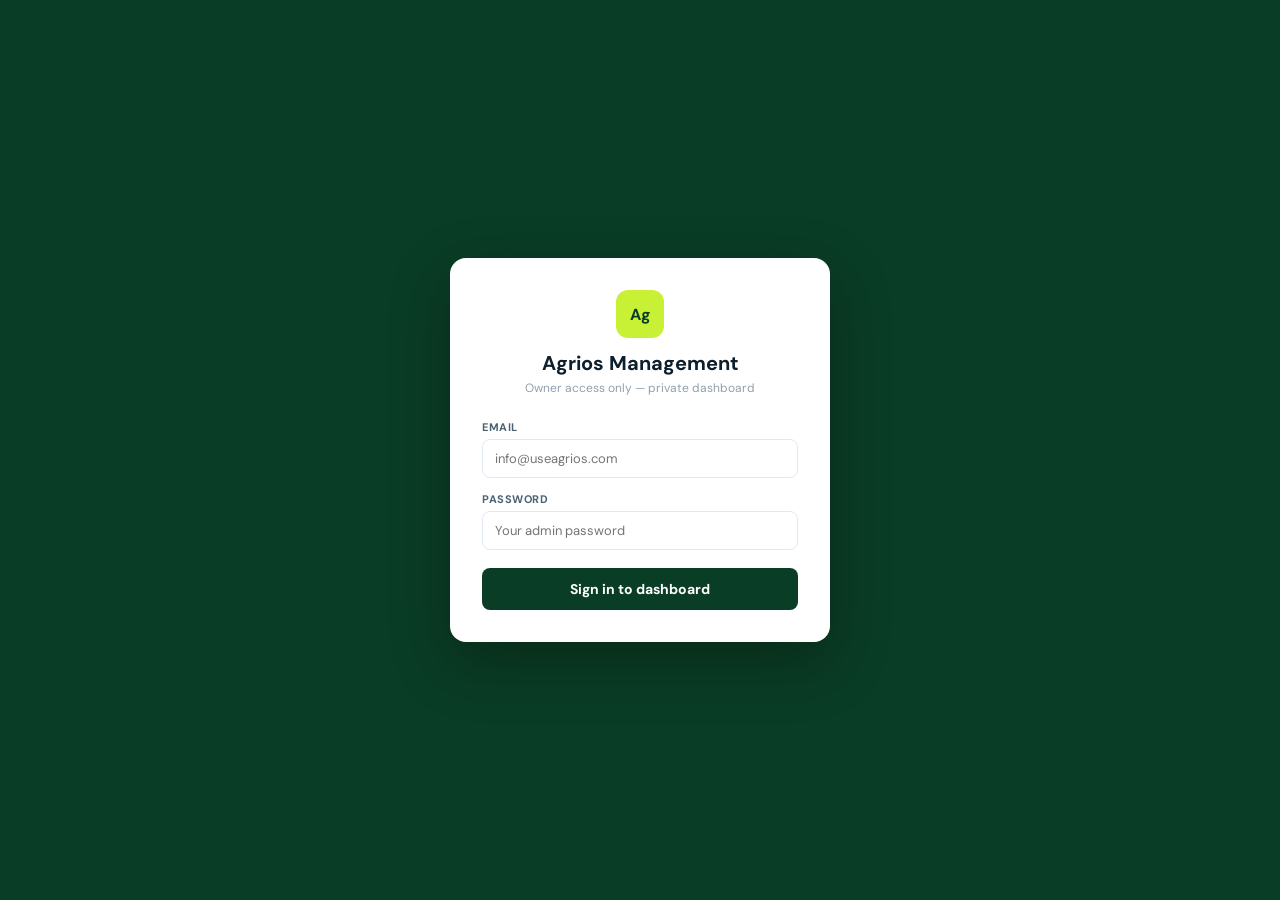
<file: manage.html>
<!DOCTYPE html>
<html lang="en">
<head>
<meta charset="UTF-8"/>
<meta name="viewport" content="width=device-width,initial-scale=1.0"/>
<title>Agrios Management — Owner Dashboard</title>
<meta name="robots" content="noindex, nofollow"/>
<link href="https://fonts.googleapis.com/css2?family=DM+Sans:wght@300;400;500;600&family=DM+Mono:wght@400;500&display=swap" rel="stylesheet"/>
<style>
*{box-sizing:border-box;margin:0;padding:0}
:root{--g:#0a3d25;--gm:#1a6b47;--lime:#c8f135;--navy:#0d1f2d;--cream:#f7faf8;--red:#dc2626;--amber:#d97706;--blue:#1d4ed8;--bdr:#e2e8f0;--txt:#0d1f2d;--txt2:#4a6272;--txt3:#8fa0ae}
body{font-family:'DM Sans',sans-serif;background:#f0f4f8;color:var(--txt);font-size:14px;min-height:100vh}
.login-screen{min-height:100vh;display:flex;align-items:center;justify-content:center;background:var(--g);padding:20px}
.login-box{background:#fff;border-radius:16px;padding:32px;width:100%;max-width:380px;box-shadow:0 20px 60px rgba(0,0,0,.3)}
.login-logo{width:48px;height:48px;background:var(--lime);border-radius:12px;display:flex;align-items:center;justify-content:center;font-size:16px;font-weight:700;color:var(--g);margin:0 auto 12px}
.login-title{text-align:center;font-size:20px;font-weight:700;margin-bottom:4px}
.login-sub{text-align:center;font-size:12px;color:var(--txt3);margin-bottom:24px}
.form-group{margin-bottom:14px}
.form-label{display:block;font-size:11px;font-weight:700;color:var(--txt2);text-transform:uppercase;letter-spacing:.5px;margin-bottom:5px}
.form-input{width:100%;padding:10px 12px;border:1.5px solid var(--bdr);border-radius:8px;font-size:13px;outline:none;transition:.15s;font-family:inherit}
.form-input:focus{border-color:var(--gm)}
.login-btn{width:100%;padding:12px;background:var(--g);color:#fff;border:none;border-radius:8px;font-size:14px;font-weight:700;cursor:pointer;font-family:inherit;margin-top:4px}
.login-btn:hover{background:var(--gm)}
.login-error{background:#fee2e2;color:#991b1b;border-radius:7px;padding:9px 12px;font-size:12px;margin-top:10px;display:none}
.login-error.show{display:block}
.app{display:none;min-height:100vh}
.sidebar{position:fixed;left:0;top:0;bottom:0;width:220px;background:var(--g);padding:20px 0;display:flex;flex-direction:column;z-index:10}
.sidebar-brand{padding:0 20px 20px;border-bottom:1px solid rgba(255,255,255,.1);margin-bottom:10px}
.sidebar-logo{display:flex;align-items:center;gap:9px}
.sidebar-logo-icon{width:32px;height:32px;background:var(--lime);border-radius:8px;display:flex;align-items:center;justify-content:center;font-size:12px;font-weight:700;color:var(--g)}
.sidebar-logo-text{font-size:15px;font-weight:700;color:#fff}
.sidebar-tag{font-size:9px;color:rgba(255,255,255,.4);letter-spacing:.5px;margin-top:2px}
.nav-item{display:flex;align-items:center;gap:10px;padding:10px 20px;color:rgba(255,255,255,.7);cursor:pointer;border:none;background:none;width:100%;text-align:left;font-family:inherit;font-size:13px;font-weight:500;transition:.15s;border-left:3px solid transparent}
.nav-item:hover{color:#fff;background:rgba(255,255,255,.05)}
.nav-item.active{color:#fff;background:rgba(200,241,53,.1);border-left-color:var(--lime)}
.nav-item svg{width:16px;height:16px;stroke:currentColor;stroke-width:2;fill:none;flex-shrink:0}
.sidebar-footer{margin-top:auto;padding:16px 20px;border-top:1px solid rgba(255,255,255,.1)}
.sidebar-user{font-size:12px;color:rgba(255,255,255,.6);margin-bottom:8px}
.logout-btn{background:rgba(255,255,255,.1);color:rgba(255,255,255,.8);border:none;border-radius:6px;padding:7px 12px;font-size:12px;cursor:pointer;font-family:inherit;width:100%}
.logout-btn:hover{background:rgba(255,255,255,.2)}
.main{margin-left:220px;padding:24px;min-height:100vh}
.page-header{margin-bottom:24px}
.page-title{font-size:22px;font-weight:700;color:var(--txt)}
.page-sub{font-size:13px;color:var(--txt3);margin-top:3px}
.stat-grid{display:grid;grid-template-columns:repeat(4,1fr);gap:12px;margin-bottom:24px}
.stat-card{background:#fff;border:1px solid var(--bdr);border-radius:12px;padding:16px}
.stat-label{font-size:10px;font-weight:600;color:var(--txt3);text-transform:uppercase;letter-spacing:.5px;margin-bottom:6px}
.stat-val{font-size:24px;font-weight:700;color:var(--txt);font-variant-numeric:tabular-nums}
.stat-chg{font-size:11px;margin-top:4px;font-weight:500}
.up{color:#16a34a}.dn{color:var(--red)}.flat{color:var(--txt3)}
.card{background:#fff;border:1px solid var(--bdr);border-radius:12px;overflow:hidden;margin-bottom:16px}
.card-header{padding:14px 16px;border-bottom:1px solid var(--bdr);display:flex;align-items:center;justify-content:space-between}
.card-title{font-size:13px;font-weight:700}
.card-body{padding:16px}
.table-wrap{overflow-x:auto}
table{width:100%;border-collapse:collapse;min-width:600px}
thead{background:#f8fafc}
th{padding:9px 12px;text-align:left;font-size:10px;font-weight:600;color:var(--txt3);text-transform:uppercase;letter-spacing:.5px;border-bottom:1px solid var(--bdr)}
td{padding:10px 12px;border-bottom:1px solid var(--bdr);font-size:12px}
tr:last-child td{border:none}
tbody tr:hover td{background:#f8fafc}
.badge{display:inline-flex;padding:2px 8px;border-radius:100px;font-size:10px;font-weight:600}
.badge-g{background:#dcfce7;color:#15803d}
.badge-r{background:#fee2e2;color:#991b1b}
.badge-a{background:#fef3c7;color:#92400e}
.badge-b{background:#dbeafe;color:#1e40af}
.badge-lime{background:#f0f9d4;color:#3a5200}
.action-btn{padding:5px 10px;border-radius:6px;font-size:11px;font-weight:600;border:none;cursor:pointer;font-family:inherit;transition:.15s}
.btn-approve{background:#dcfce7;color:#15803d;border:1px solid #a7f3d0}
.btn-approve:hover{background:#bbf7d0}
.btn-reject{background:#fee2e2;color:#991b1b;border:1px solid #fecaca}
.btn-reject:hover{background:#fecaca}
.btn-primary{background:var(--g);color:#fff;border:none;border-radius:8px;padding:9px 16px;font-size:12px;font-weight:700;cursor:pointer;font-family:inherit}
.btn-primary:hover{background:var(--gm)}
.g2{display:grid;grid-template-columns:1fr 1fr;gap:16px}
.loading{text-align:center;padding:40px;color:var(--txt3);font-size:13px}
.price-edit-row{display:flex;gap:8px;align-items:center}
.price-input{padding:7px 10px;border:1.5px solid var(--bdr);border-radius:7px;font-size:12px;width:120px;font-family:inherit;outline:none}
.price-input:focus{border-color:var(--gm)}
.price-save{padding:7px 12px;background:var(--g);color:#fff;border:none;border-radius:7px;font-size:11px;font-weight:700;cursor:pointer;font-family:inherit}
.seo-tip{background:#f0f9d4;border:1px solid #c6e89a;border-radius:8px;padding:12px;font-size:11px;color:#3a5200;margin-bottom:12px}
.seo-tip strong{display:block;margin-bottom:3px}
.keyword-chip{display:inline-flex;padding:4px 10px;border-radius:100px;font-size:11px;background:#f0f9d4;color:#3a5200;margin:3px;border:1px solid #c6e89a;font-weight:500}
.traffic-bar{display:flex;align-items:center;gap:8px;margin-bottom:6px;font-size:11px}
.traffic-bar-fill{height:6px;border-radius:3px;background:var(--lime)}
.traffic-bar-bg{flex:1;height:6px;border-radius:3px;background:var(--bdr)}
@media(max-width:900px){.sidebar{display:none}.main{margin-left:0}.stat-grid{grid-template-columns:1fr 1fr}.g2{grid-template-columns:1fr}}
</style>
</head>
<body>

<!-- LOGIN SCREEN -->
<div class="login-screen" id="loginScreen">
  <div class="login-box">
    <div class="login-logo">Ag</div>
    <div class="login-title">Agrios Management</div>
    <div class="login-sub">Owner access only — private dashboard</div>
    <div class="form-group">
      <label class="form-label">Email</label>
      <input class="form-input" id="mgEmail" type="email" placeholder="info@useagrios.com" autocomplete="email"/>
    </div>
    <div class="form-group">
      <label class="form-label">Password</label>
      <input class="form-input" id="mgPassword" type="password" placeholder="Your admin password" autocomplete="current-password"/>
    </div>
    <button class="login-btn" onclick="mgLogin()">Sign in to dashboard</button>
    <div class="login-error" id="loginError"></div>
  </div>
</div>

<!-- MANAGEMENT APP -->
<div class="app" id="mgApp">
  <div class="sidebar">
    <div class="sidebar-brand">
      <div class="sidebar-logo">
        <div class="sidebar-logo-icon">Ag</div>
        <div>
          <div class="sidebar-logo-text">Agrios</div>
          <div class="sidebar-tag">MANAGEMENT</div>
        </div>
      </div>
    </div>
    <button class="nav-item active" onclick="showMgPage('overview')">
      <svg viewBox="0 0 24 24"><rect x="3" y="3" width="7" height="7"/><rect x="14" y="3" width="7" height="7"/><rect x="3" y="14" width="7" height="7"/><rect x="14" y="14" width="7" height="7"/></svg>
      Overview
    </button>
    <button class="nav-item" onclick="showMgPage('prices')">
      <svg viewBox="0 0 24 24"><line x1="12" y1="1" x2="12" y2="23"/><path d="M17 5H9.5a3.5 3.5 0 000 7h5a3.5 3.5 0 010 7H6"/></svg>
      Prices
    </button>
    <button class="nav-item" onclick="showMgPage('reports')">
      <svg viewBox="0 0 24 24"><path d="M14 2H6a2 2 0 00-2 2v16a2 2 0 002 2h12a2 2 0 002-2V8z"/><polyline points="14 2 14 8 20 8"/></svg>
      Price Reports
    </button>
    <button class="nav-item" onclick="showMgPage('users')">
      <svg viewBox="0 0 24 24"><path d="M17 21v-2a4 4 0 00-4-4H5a4 4 0 00-4 4v2"/><circle cx="9" cy="7" r="4"/><path d="M23 21v-2a4 4 0 00-3-3.87"/><path d="M16 3.13a4 4 0 010 7.75"/></svg>
      Users
    </button>
    <button class="nav-item" onclick="showMgPage('transport')">
      <svg viewBox="0 0 24 24"><rect x="1" y="3" width="15" height="13"/><polygon points="16 8 20 8 23 11 23 16 16 16 16 8"/><circle cx="5.5" cy="18.5" r="2.5"/><circle cx="18.5" cy="18.5" r="2.5"/></svg>
      Transport
    </button>
    <button class="nav-item" onclick="showMgPage('seo')">
      <svg viewBox="0 0 24 24"><circle cx="11" cy="11" r="8"/><line x1="21" y1="21" x2="16.65" y2="16.65"/></svg>
      SEO Monitor
    </button>
    <button class="nav-item" onclick="showMgPage('settings')">
      <svg viewBox="0 0 24 24"><circle cx="12" cy="12" r="3"/><path d="M19.4 15a1.65 1.65 0 00.33 1.82l.06.06a2 2 0 010 2.83 2 2 0 01-2.83 0l-.06-.06a1.65 1.65 0 00-1.82-.33 1.65 1.65 0 00-1 1.51V21a2 2 0 01-4 0v-.09A1.65 1.65 0 009 19.4a1.65 1.65 0 00-1.82.33l-.06.06a2 2 0 01-2.83-2.83l.06-.06A1.65 1.65 0 004.68 15a1.65 1.65 0 00-1.51-1H3a2 2 0 010-4h.09A1.65 1.65 0 004.6 9a1.65 1.65 0 00-.33-1.82l-.06-.06a2 2 0 012.83-2.83l.06.06A1.65 1.65 0 009 4.68a1.65 1.65 0 001-1.51V3a2 2 0 014 0v.09a1.65 1.65 0 001 1.51 1.65 1.65 0 001.82-.33l.06-.06a2 2 0 012.83 2.83l-.06.06A1.65 1.65 0 0019.4 9a1.65 1.65 0 001.51 1H21a2 2 0 010 4h-.09a1.65 1.65 0 00-1.51 1z"/></svg>
      Settings
    </button>
    <div class="sidebar-footer">
      <div class="sidebar-user" id="mgUserLabel">info@useagrios.com</div>
      <button class="logout-btn" onclick="mgLogout()">Sign out</button>
    </div>
  </div>

  <div class="main">
    <!-- OVERVIEW -->
    <div id="mg-overview">
      <div class="page-header">
        <div class="page-title">Overview</div>
        <div class="page-sub">Agrios platform health — <span id="mgDateTime"></span></div>
      </div>
      <div class="stat-grid" id="overviewStats"></div>
      <div class="g2">
        <div class="card">
          <div class="card-header"><div class="card-title">Recent price reports</div><span class="badge badge-a" id="pendingCount">Loading…</span></div>
          <div class="table-wrap"><table><thead><tr><th>Crop</th><th>Market</th><th>Price</th><th>Reporter</th><th>Status</th><th>Action</th></tr></thead><tbody id="reportsTableBody"><tr><td colspan="6" class="loading">Loading reports…</td></tr></tbody></table></div>
        </div>
        <div class="card">
          <div class="card-header"><div class="card-title">Top contributors</div></div>
          <div class="table-wrap"><table><thead><tr><th>Name</th><th>State</th><th>Reports</th><th>Accuracy</th><th>Trust</th></tr></thead><tbody id="contribTableBody"><tr><td colspan="5" class="loading">Loading…</td></tr></tbody></table></div>
        </div>
      </div>
    </div>

    <!-- PRICES -->
    <div id="mg-prices" style="display:none">
      <div class="page-header"><div class="page-title">Price management</div><div class="page-sub">Edit current market prices directly</div></div>
      <div class="card">
        <div class="card-header"><div class="card-title">Current market prices</div><button class="btn-primary" onclick="loadPrices()">↻ Refresh</button></div>
        <div class="table-wrap"><table><thead><tr><th>Crop</th><th>Market</th><th>State</th><th>Current avg</th><th>Edit price</th><th>Confidence</th><th>Updated</th></tr></thead><tbody id="pricesTableBody"><tr><td colspan="7" class="loading">Loading prices…</td></tr></tbody></table></div>
      </div>
    </div>

    <!-- REPORTS -->
    <div id="mg-reports" style="display:none">
      <div class="page-header"><div class="page-title">Price reports moderation</div><div class="page-sub">Review community-submitted price reports</div></div>
      <div class="card">
        <div class="card-header"><div class="card-title">Pending & flagged reports</div><button class="btn-primary" onclick="loadReports()">↻ Refresh</button></div>
        <div class="table-wrap"><table><thead><tr><th>Crop</th><th>Market</th><th>Reported price</th><th>Current avg</th><th>Deviation</th><th>Reporter</th><th>Status</th><th>Actions</th></tr></thead><tbody id="allReportsBody"><tr><td colspan="8" class="loading">Loading…</td></tr></tbody></table></div>
      </div>
    </div>

    <!-- USERS -->
    <div id="mg-users" style="display:none">
      <div class="page-header"><div class="page-title">User management</div><div class="page-sub">All registered users and subscription status</div></div>
      <div class="card">
        <div class="card-header"><div class="card-title">Registered users</div><button class="btn-primary" onclick="loadUsers()">↻ Refresh</button></div>
        <div class="table-wrap"><table><thead><tr><th>Name</th><th>Email</th><th>Role</th><th>State</th><th>Tier</th><th>Joined</th><th>Reports</th></tr></thead><tbody id="usersTableBody"><tr><td colspan="7" class="loading">Loading…</td></tr></tbody></table></div>
      </div>
    </div>

    <!-- TRANSPORT -->
    <div id="mg-transport" style="display:none">
      <div class="page-header"><div class="page-title">Transport management</div><div class="page-sub">All transport jobs and vehicle operators</div></div>
      <div class="g2">
        <div class="card">
          <div class="card-header"><div class="card-title">Active transport jobs</div></div>
          <div class="table-wrap"><table><thead><tr><th>Route</th><th>Crop</th><th>Pay</th><th>Status</th><th>Posted</th></tr></thead><tbody id="jobsTableBody"><tr><td colspan="5" class="loading">Loading…</td></tr></tbody></table></div>
        </div>
        <div class="card">
          <div class="card-header"><div class="card-title">Registered vehicles</div></div>
          <div class="table-wrap"><table><thead><tr><th>Type</th><th>Driver</th><th>State</th><th>Capacity</th><th>Verified</th></tr></thead><tbody id="vehiclesTableBody"><tr><td colspan="5" class="loading">Loading…</td></tr></tbody></table></div>
        </div>
      </div>
    </div>

    <!-- SEO -->
    <div id="mg-seo" style="display:none">
      <div class="page-header"><div class="page-title">SEO monitor</div><div class="page-sub">Track keyword rankings and traffic opportunities</div></div>
      <div class="seo-tip">
        <strong>🎯 Next action: Submit sitemap to Google Search Console</strong>
        Go to search.google.com/search-console → Add property → useagrios.com → Submit sitemap at https://useagrios.com/sitemap.xml
      </div>
      <div class="g2">
        <div class="card">
          <div class="card-header"><div class="card-title">Top target keywords</div><span class="badge badge-lime">High value</span></div>
          <div class="card-body">
            <div style="display:flex;flex-direction:column;gap:10px">
              <div><div class="traffic-bar"><span style="width:180px;flex-shrink:0">maize price in nigeria today</span><div class="traffic-bar-bg"><div class="traffic-bar-fill" style="width:84%"></div></div><span>8,400/mo</span></div></div>
              <div><div class="traffic-bar"><span style="width:180px;flex-shrink:0">rice price in nigeria</span><div class="traffic-bar-bg"><div class="traffic-bar-fill" style="width:100%"></div></div><span>12,000/mo</span></div></div>
              <div><div class="traffic-bar"><span style="width:180px;flex-shrink:0">tomato price nigeria</span><div class="traffic-bar-bg"><div class="traffic-bar-fill" style="width:52%"></div></div><span>6,200/mo</span></div></div>
              <div><div class="traffic-bar"><span style="width:180px;flex-shrink:0">onion price in nigeria today</span><div class="traffic-bar-bg"><div class="traffic-bar-fill" style="width:43%"></div></div><span>5,100/mo</span></div></div>
              <div><div class="traffic-bar"><span style="width:180px;flex-shrink:0">beans price in nigeria</span><div class="traffic-bar-bg"><div class="traffic-bar-fill" style="width:48%"></div></div><span>5,800/mo</span></div></div>
              <div><div class="traffic-bar"><span style="width:180px;flex-shrink:0">cocoa price nigeria</span><div class="traffic-bar-bg"><div class="traffic-bar-fill" style="width:33%"></div></div><span>3,900/mo</span></div></div>
              <div><div class="traffic-bar"><span style="width:180px;flex-shrink:0">yam price in nigeria</span><div class="traffic-bar-bg"><div class="traffic-bar-fill" style="width:37%"></div></div><span>4,400/mo</span></div></div>
              <div><div class="traffic-bar"><span style="width:180px;flex-shrink:0">palm oil price nigeria</span><div class="traffic-bar-bg"><div class="traffic-bar-fill" style="width:34%"></div></div><span>4,100/mo</span></div></div>
            </div>
          </div>
        </div>
        <div class="card">
          <div class="card-header"><div class="card-title">Competitor weaknesses</div><span class="badge badge-a">Exploit these</span></div>
          <div class="card-body" style="display:flex;flex-direction:column;gap:10px;font-size:12px">
            <div style="padding:10px;background:#f8fafc;border-radius:8px"><strong style="color:var(--g)">Bango</strong> — No static pages. Google can't index their prices. Agrios can rank above them immediately.</div>
            <div style="padding:10px;background:#f8fafc;border-radius:8px"><strong style="color:var(--g)">Yildra</strong> — B2B only, no public price pages. Zero competition for farmer search queries.</div>
            <div style="padding:10px;background:#f8fafc;border-radius:8px"><strong style="color:var(--g)">PluckAgro</strong> — Has some rankings but thin content, no transport, no export. Agrios covers everything they don't.</div>
            <div style="padding:10px;background:#f8fafc;border-radius:8px"><strong style="color:var(--g)">MarketNaijaTv</strong> — Outdated prices, no schema markup. Agrios with live prices + schema will outrank them.</div>
          </div>
        </div>
      </div>
      <div class="card">
        <div class="card-header"><div class="card-title">SEO action checklist</div></div>
        <div class="card-body">
          <div style="display:flex;flex-direction:column;gap:8px;font-size:12px" id="seoChecklist"></div>
        </div>
      </div>
    </div>

    <!-- SETTINGS -->
    <div id="mg-settings" style="display:none">
      <div class="page-header"><div class="page-title">Platform settings</div><div class="page-sub">Manage Agrios configuration</div></div>
      <div class="g2">
        <div class="card">
          <div class="card-header"><div class="card-title">API status</div></div>
          <div class="card-body">
            <div style="display:flex;flex-direction:column;gap:10px;font-size:12px" id="apiStatusList"></div>
          </div>
        </div>
        <div class="card">
          <div class="card-header"><div class="card-title">Quick links</div></div>
          <div class="card-body" style="display:flex;flex-direction:column;gap:8px">
            <a href="https://useagrios.com" target="_blank" style="display:flex;align-items:center;gap:8px;padding:10px;background:#f8fafc;border-radius:8px;text-decoration:none;color:var(--txt);font-size:12px;font-weight:500">🌐 useagrios.com (live site)</a>
            <a href="https://agrios-api.onrender.com/health" target="_blank" style="display:flex;align-items:center;gap:8px;padding:10px;background:#f8fafc;border-radius:8px;text-decoration:none;color:var(--txt);font-size:12px;font-weight:500">💚 API health check</a>
            <a href="https://app.netlify.com" target="_blank" style="display:flex;align-items:center;gap:8px;padding:10px;background:#f8fafc;border-radius:8px;text-decoration:none;color:var(--txt);font-size:12px;font-weight:500">🚀 Netlify dashboard</a>
            <a href="https://dashboard.render.com" target="_blank" style="display:flex;align-items:center;gap:8px;padding:10px;background:#f8fafc;border-radius:8px;text-decoration:none;color:var(--txt);font-size:12px;font-weight:500">⚙️ Render dashboard</a>
            <a href="https://search.google.com/search-console" target="_blank" style="display:flex;align-items:center;gap:8px;padding:10px;background:#f8fafc;border-radius:8px;text-decoration:none;color:var(--txt);font-size:12px;font-weight:500">📊 Google Search Console</a>
            <a href="https://github.com/JTOPENTLAB" target="_blank" style="display:flex;align-items:center;gap:8px;padding:10px;background:#f8fafc;border-radius:8px;text-decoration:none;color:var(--txt);font-size:12px;font-weight:500">💾 GitHub repos</a>
          </div>
        </div>
      </div>
    </div>
  </div>
</div>

<script>
const API = 'https://agrios-api.onrender.com/api';
let token = null;

// ── LOGIN ──
async function mgLogin(){
  const email = document.getElementById('mgEmail').value.trim();
  const pw = document.getElementById('mgPassword').value;
  const errEl = document.getElementById('loginError');
  errEl.classList.remove('show');
  if(!email||!pw){errEl.textContent='Enter email and password';errEl.classList.add('show');return;}
  try {
    const res = await fetch(API+'/auth/login',{method:'POST',headers:{'Content-Type':'application/json'},body:JSON.stringify({email,password:pw})});
    const data = await res.json();
    if(!res.ok||data.data?.user?.role!=='admin'){
      errEl.textContent = data.error || 'Access denied — admin only';
      errEl.classList.add('show');
      return;
    }
    token = data.data.tokens.access;
    document.getElementById('loginScreen').style.display='none';
    document.getElementById('mgApp').style.display='flex';
    document.getElementById('mgUserLabel').textContent = data.data.user.email;
    document.getElementById('mgDateTime').textContent = new Date().toLocaleString('en-NG');
    loadOverview();
  } catch(e) {
    errEl.textContent = 'Connection failed. Check your internet.';
    errEl.classList.add('show');
  }
}

function mgLogout(){
  token = null;
  document.getElementById('loginScreen').style.display='flex';
  document.getElementById('mgApp').style.display='none';
}

document.addEventListener('keydown', e=>{ if(e.key==='Enter') mgLogin(); });

// ── NAVIGATION ──
function showMgPage(p){
  ['overview','prices','reports','users','transport','seo','settings'].forEach(x=>{
    document.getElementById('mg-'+x).style.display = x===p ? 'block' : 'none';
  });
  document.querySelectorAll('.nav-item').forEach((b,i)=>{
    b.classList.toggle('active', b.getAttribute('onclick')?.includes("'"+p+"'"));
  });
  if(p==='prices') loadPrices();
  if(p==='reports') loadReports();
  if(p==='users') loadUsers();
  if(p==='transport') loadTransport();
  if(p==='seo') loadSEO();
  if(p==='settings') loadSettings();
}

// ── API HELPERS ──
const api = async (path, opts={}) => {
  const res = await fetch(API+path,{...opts,headers:{'Content-Type':'application/json','Authorization':'Bearer '+token,...(opts.headers||{})}});
  return await res.json();
};
const fmt = n => '₦'+Number(Math.round(n)).toLocaleString('en-NG');
const timeAgo = d => { const s=Math.round((Date.now()-new Date(d))/1000); return s<60?s+'s ago':s<3600?Math.round(s/60)+'m ago':Math.round(s/3600)+'h ago'; };

// ── OVERVIEW ──
async function loadOverview(){
  try {
    const [stats, reports, contribs] = await Promise.all([
      api('/admin/stats'),
      api('/admin/reports/pending?limit=8'),
      api('/admin/contributors')
    ]);
    const s = stats.data;
    document.getElementById('overviewStats').innerHTML = `
      <div class="stat-card"><div class="stat-label">Total users</div><div class="stat-val">${s.users?.total||0}</div><div class="stat-chg up">↑ Pro: ${s.users?.pro||0}</div></div>
      <div class="stat-card"><div class="stat-label">Pending reports</div><div class="stat-val">${s.reports?.find(r=>r.status==='pending')?.count||0}</div><div class="stat-chg" style="color:var(--amber)">Needs review</div></div>
      <div class="stat-card"><div class="stat-label">Prices tracked</div><div class="stat-val">${s.prices?.total||0}</div><div class="stat-chg flat">Last: ${s.prices?.last_update?timeAgo(s.prices.last_update):'—'}</div></div>
      <div class="stat-card"><div class="stat-label">Transport jobs</div><div class="stat-val">${s.transport?.find(t=>t.status==='open')?.count||0}</div><div class="stat-chg up">Open jobs</div></div>
    `;
    document.getElementById('pendingCount').textContent = (reports.data?.length||0)+' pending';
    document.getElementById('reportsTableBody').innerHTML = (reports.data||[]).map((r,i)=>`
      <tr id="rr-${r.id}">
        <td>${r.crop_emoji||'🌾'} ${r.crop_name}</td>
        <td style="color:var(--txt3)">${r.market_name}</td>
        <td style="font-weight:600">${fmt(r.reported_price)}</td>
        <td style="color:var(--txt3)">${r.reporter_name||'Anonymous'}</td>
        <td><span class="badge ${r.status==='flagged'?'badge-a':'badge-b'}">${r.status}</span></td>
        <td><div style="display:flex;gap:5px">
          <button class="action-btn btn-approve" onclick="approveReport('${r.id}')">✓ Approve</button>
          <button class="action-btn btn-reject" onclick="rejectReport('${r.id}')">✗ Reject</button>
        </div></td>
      </tr>`).join('') || '<tr><td colspan="6" style="text-align:center;padding:20px;color:var(--txt3)">No pending reports</td></tr>';
    document.getElementById('contribTableBody').innerHTML = (contribs.data||[]).slice(0,8).map(c=>`
      <tr>
        <td style="font-weight:600">${c.full_name}</td>
        <td style="color:var(--txt3)">${c.state||'—'}</td>
        <td>${c.accepted_reports}</td>
        <td><span class="badge badge-g">${parseFloat(c.accuracy_pct||100).toFixed(0)}%</span></td>
        <td><span class="badge badge-lime">${c.trust_level?.replace('_',' ')||'new'}</span></td>
      </tr>`).join('');
  } catch(e){ console.error(e); }
}

async function approveReport(id){
  await api('/admin/reports/'+id+'/approve',{method:'PATCH'});
  document.getElementById('rr-'+id)?.remove();
  toast('Report approved ✓');
}
async function rejectReport(id){
  await api('/admin/reports/'+id+'/reject',{method:'PATCH',body:JSON.stringify({reason:'Admin review'})});
  document.getElementById('rr-'+id)?.remove();
  toast('Report rejected');
}

// ── PRICES ──
async function loadPrices(){
  const data = await api('/prices/summary');
  document.getElementById('pricesTableBody').innerHTML = (data.data||[]).slice(0,30).map(p=>`
    <tr>
      <td><strong>${p.emoji||'🌾'} ${p.name}</strong></td>
      <td style="color:var(--txt3);font-size:11px">${p.market}</td>
      <td style="color:var(--txt3)">${p.state}</td>
      <td style="font-weight:600;color:var(--g)">${fmt(p.price_avg)}</td>
      <td>
        <div class="price-edit-row">
          <input class="price-input" id="pe-${p.name}-${p.state}" type="number" value="${Math.round(p.price_avg)}" placeholder="${Math.round(p.price_avg)}"/>
          <button class="price-save" onclick="toast('Price update coming in next sprint')">Save</button>
        </div>
      </td>
      <td><div style="display:flex;align-items:center;gap:5px"><div style="width:40px;height:4px;background:var(--bdr);border-radius:2px"><div style="width:${p.confidence_score}%;height:100%;background:var(--lime);border-radius:2px"></div></div><span style="font-size:11px;color:var(--txt3)">${p.confidence_score}%</span></div></td>
      <td style="font-size:11px;color:var(--txt3)">${timeAgo(p.updated_at)}</td>
    </tr>`).join('');
}

// ── REPORTS ──
async function loadReports(){
  const data = await api('/admin/reports/pending?limit=30');
  document.getElementById('allReportsBody').innerHTML = (data.data||[]).map(r=>`
    <tr id="ar-${r.id}">
      <td>${r.crop_emoji||'🌾'} ${r.crop_name}</td>
      <td style="font-size:11px;color:var(--txt3)">${r.market_name}, ${r.state}</td>
      <td style="font-weight:600">${fmt(r.reported_price)}</td>
      <td style="color:var(--txt3)">${r.current_avg?fmt(r.current_avg):'—'}</td>
      <td><span class="badge ${Math.abs(r.deviation_pct||0)>40?'badge-r':'badge-g'}">${r.deviation_pct?parseFloat(r.deviation_pct).toFixed(1)+'%':'—'}</span></td>
      <td style="font-size:11px">${r.reporter_name||'Anonymous'}</td>
      <td><span class="badge ${r.status==='flagged'?'badge-a':r.status==='pending'?'badge-b':'badge-g'}">${r.status}</span></td>
      <td><div style="display:flex;gap:4px">
        <button class="action-btn btn-approve" onclick="approveReport2('${r.id}')">✓</button>
        <button class="action-btn btn-reject" onclick="rejectReport2('${r.id}')">✗</button>
      </div></td>
    </tr>`).join('') || '<tr><td colspan="8" style="text-align:center;padding:20px;color:var(--txt3)">All clear — no pending reports</td></tr>';
}
async function approveReport2(id){ await api('/admin/reports/'+id+'/approve',{method:'PATCH'}); document.getElementById('ar-'+id)?.remove(); toast('Approved ✓'); }
async function rejectReport2(id){ await api('/admin/reports/'+id+'/reject',{method:'PATCH',body:JSON.stringify({reason:'Rejected by admin'})}); document.getElementById('ar-'+id)?.remove(); toast('Rejected'); }

// ── USERS ──
async function loadUsers(){
  const data = await api('/admin/contributors');
  document.getElementById('usersTableBody').innerHTML = (data.data||[]).map(u=>`
    <tr>
      <td style="font-weight:600">${u.full_name}</td>
      <td style="color:var(--txt3);font-size:11px">${u.email}</td>
      <td><span class="badge badge-b">${u.role||'farmer'}</span></td>
      <td style="color:var(--txt3)">${u.state||'—'}</td>
      <td><span class="badge ${u.subscription_tier==='pro'||u.subscription_tier==='business'?'badge-lime':'badge-g'}">${u.subscription_tier||'free'}</span></td>
      <td style="font-size:11px;color:var(--txt3)">${u.created_at?new Date(u.created_at).toLocaleDateString('en-NG'):'—'}</td>
      <td>${u.total_reports||0}</td>
    </tr>`).join('');
}

// ── TRANSPORT ──
async function loadTransport(){
  const [jobs, stats] = await Promise.all([api('/transport/jobs?limit=10'), api('/admin/stats')]);
  document.getElementById('jobsTableBody').innerHTML = (jobs.data||[]).map(j=>`
    <tr>
      <td style="font-weight:600">${j.pickup_state} → ${j.delivery_state}</td>
      <td>${j.crop_name||'—'}</td>
      <td style="color:var(--g);font-weight:600">${j.max_budget?fmt(j.max_budget):'Open'}</td>
      <td><span class="badge ${j.status==='open'?'badge-g':j.status==='accepted'?'badge-b':'badge-a'}">${j.status}</span></td>
      <td style="font-size:11px;color:var(--txt3)">${timeAgo(j.created_at)}</td>
    </tr>`).join('') || '<tr><td colspan="5" style="text-align:center;padding:20px;color:var(--txt3)">No jobs</td></tr>';
  document.getElementById('vehiclesTableBody').innerHTML = `<tr><td colspan="5" style="text-align:center;padding:20px;color:var(--txt3)">Vehicle list coming in next sprint</td></tr>`;
}

// ── SEO ──
function loadSEO(){
  const tasks = [
    {done:true,  text:'Add sitemap.xml to useAgrios repo'},
    {done:true,  text:'Add robots.txt to useAgrios repo'},
    {done:true,  text:'Add schema.org structured data to price pages'},
    {done:true,  text:'Add dynamic meta titles per page'},
    {done:false, text:'Register on Google Search Console → submit sitemap'},
    {done:false, text:'Register Google Business Profile for Agrios'},
    {done:false, text:'Write first weekly market report (Monday)'},
    {done:false, text:'Create static /prices/maize, /prices/rice pages for crawlability'},
    {done:false, text:'Email NBS Nigeria about Agrios as a reference data source'},
    {done:false, text:'Pitch Punch/Guardian Nigeria: "Nigeria food price tracker" story'},
    {done:false, text:'Create Google My Business listing'},
  ];
  document.getElementById('seoChecklist').innerHTML = tasks.map(t=>`
    <div style="display:flex;align-items:center;gap:8px;padding:8px 0;border-bottom:1px solid var(--bdr)">
      <span style="font-size:16px">${t.done?'✅':'⬜'}</span>
      <span style="${t.done?'color:var(--txt3);text-decoration:line-through':'color:var(--txt)'}">${t.text}</span>
    </div>`).join('');
}

// ── SETTINGS ──
async function loadSettings(){
  try {
    const health = await fetch('https://agrios-api.onrender.com/health').then(r=>r.json());
    document.getElementById('apiStatusList').innerHTML = `
      <div style="display:flex;justify-content:space-between;padding:8px 0;border-bottom:1px solid var(--bdr)"><span>API status</span><span class="badge badge-g">● Online</span></div>
      <div style="display:flex;justify-content:space-between;padding:8px 0;border-bottom:1px solid var(--bdr)"><span>Crops in DB</span><span style="font-weight:600">${health.crops}</span></div>
      <div style="display:flex;justify-content:space-between;padding:8px 0;border-bottom:1px solid var(--bdr)"><span>Environment</span><span class="badge badge-b">${health.env}</span></div>
      <div style="display:flex;justify-content:space-between;padding:8px 0;border-bottom:1px solid var(--bdr)"><span>API version</span><span style="color:var(--txt3)">${health.version}</span></div>
      <div style="display:flex;justify-content:space-between;padding:8px 0"><span>DB time</span><span style="color:var(--txt3);font-size:11px">${health.db_time}</span></div>
    `;
  } catch(e){
    document.getElementById('apiStatusList').innerHTML = '<div style="color:var(--red)">⚠ API offline or unreachable</div>';
  }
}

// ── TOAST ──
function toast(msg){
  let t = document.getElementById('mgToast');
  if(!t){ t=document.createElement('div'); t.id='mgToast'; t.style.cssText='position:fixed;bottom:20px;right:20px;background:#0a3d25;color:#fff;padding:10px 16px;border-radius:10px;font-size:12px;font-weight:500;z-index:9999;transition:opacity .3s'; document.body.appendChild(t); }
  t.textContent=msg; t.style.opacity='1';
  setTimeout(()=>t.style.opacity='0', 2500);
}
</script>
</body>
</html>
</file>
